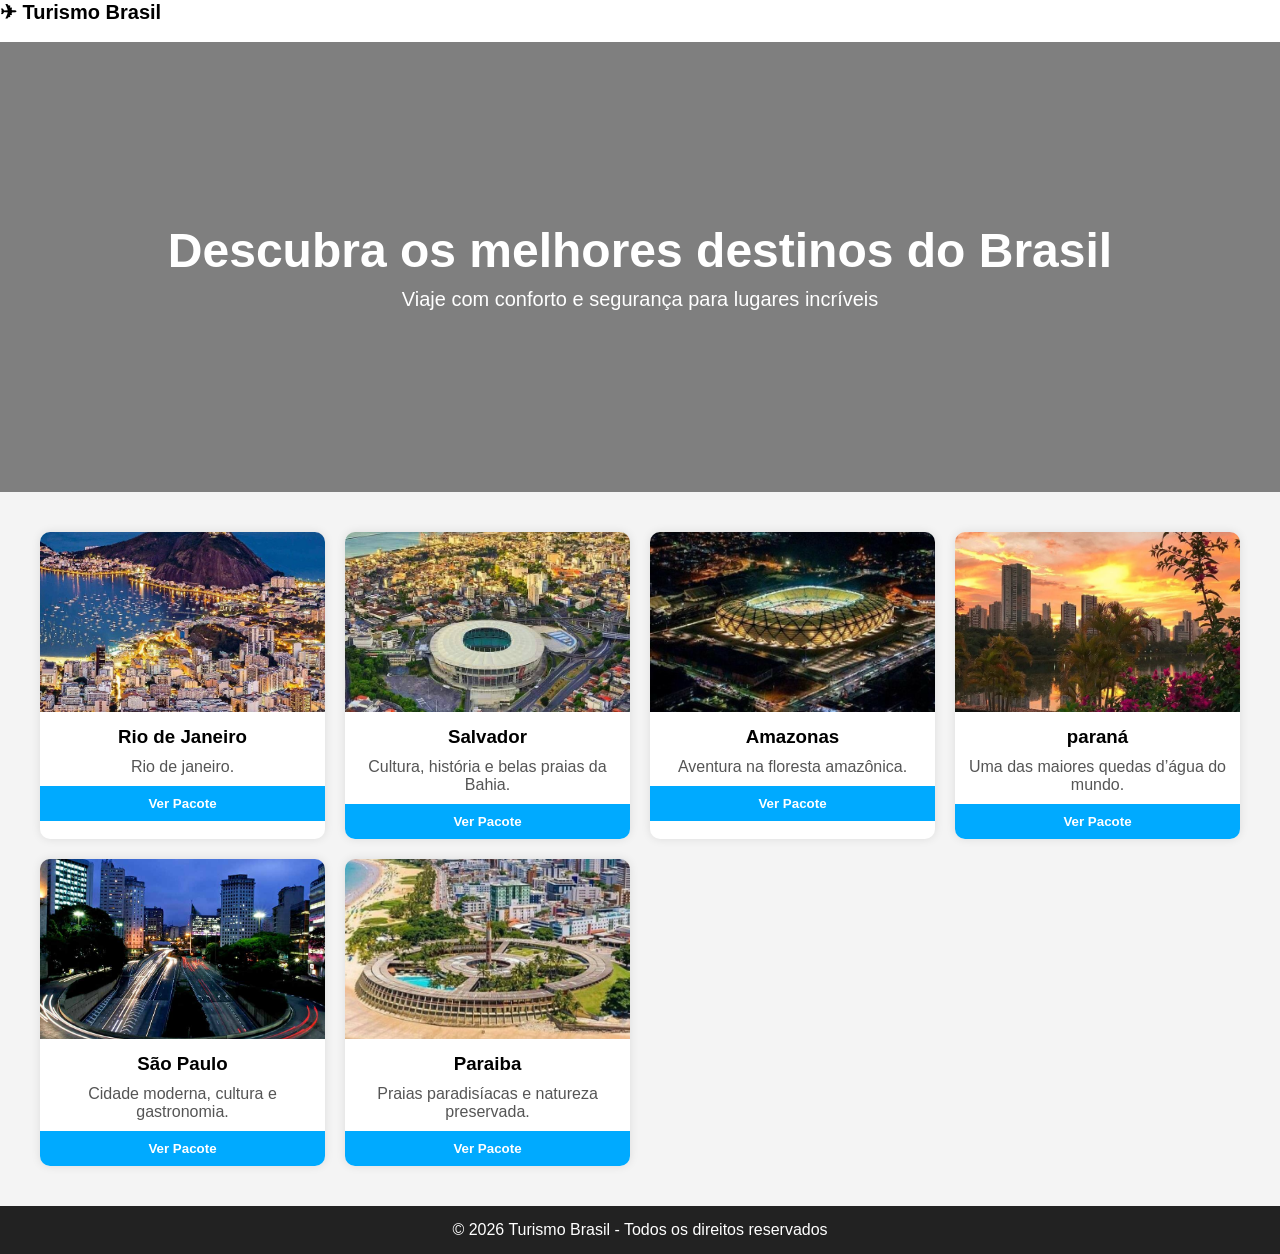
<file: destino.html>
<!DOCTYPE html>
<html lang="pt-br">
<head>
  <meta charset="UTF-8">
  <meta name="viewport" content="width=device-width, initial-scale=1.0">
  <title>Destinos - Agência de Turismo</title>
  <link rel="stylesheet" href="destino.css">
</head>
<body>


    <div class="logo">✈ Turismo Brasil</div>
    <nav>
      <ul>
        <li><a href="index.html">Home</a></li>
        <li><a href="#" class="active">Destinos</a></li>
        <li><a href="pacotes.html">Pacotes</a></li>
        <li><a href="reserva.html">Contato</a></li>
      </ul>
    </nav>
  </header>

  <!-- BANNER -->
  <section class="banner">
    <h1>Descubra os melhores destinos do Brasil</h1>
    <p>Viaje com conforto e segurança para lugares incríveis</p>
  </section>

  <!-- DESTINOS -->
  <section class="destinos">
    
    <div class="card">
      <img src="imagens/riodejaneiro.jpg" alt="Rio de Janeiro">
      <h3>Rio de Janeiro</h3>
      <p>Rio de janeiro.</p>
      <button>Ver Pacote</button>
    </div>

    <div class="card">
      <img src="imagens/salvador.jpg" alt="Salvador">
      <h3>Salvador</h3>
      <p>Cultura, história e belas praias da Bahia.</p>
      <button>Ver Pacote</button>
    </div>

    <div class="card">
      <img src="imagens/Meu-país-Manaus-❤__-Arena-da-Amazônia.jpg" alt="Amazonas">
      <h3>Amazonas</h3>
      <p>Aventura na floresta amazônica.</p>
      <button>Ver Pacote</button>
    </div>

    <div class="card">
      <img src="imagens/Londrina_-Paraná-_negociosbrasil-_negocios-_oportunidades-_londrina-_parana-Foto_-_cenali.jpg" alt="Foz do Iguaçu">
      <h3>paraná</h3>
      <p>Uma das maiores quedas d’água do mundo.</p>
      <button>Ver Pacote</button>
    </div>

    <div class="card">
      <img src="imagens/he.jpg" alt="São Paulo">
      <h3>São Paulo</h3>
      <p>Cidade moderna, cultura e gastronomia.</p>
      <button>Ver Pacote</button>
    </div>

    <div class="card">
      <img src="imagens/João Pessoa_Paraíba.jpg" alt="Paraiba ">
      <h3>Paraiba</h3>
      <p>Praias paradisíacas e natureza preservada.</p>
      <button>Ver Pacote</button>
    </div>

  </section>

  <!-- RODAPÉ -->
  <footer>
    <p>© 2026 Turismo Brasil - Todos os direitos reservados</p>
  </footer>

</body>
</html>
</file>
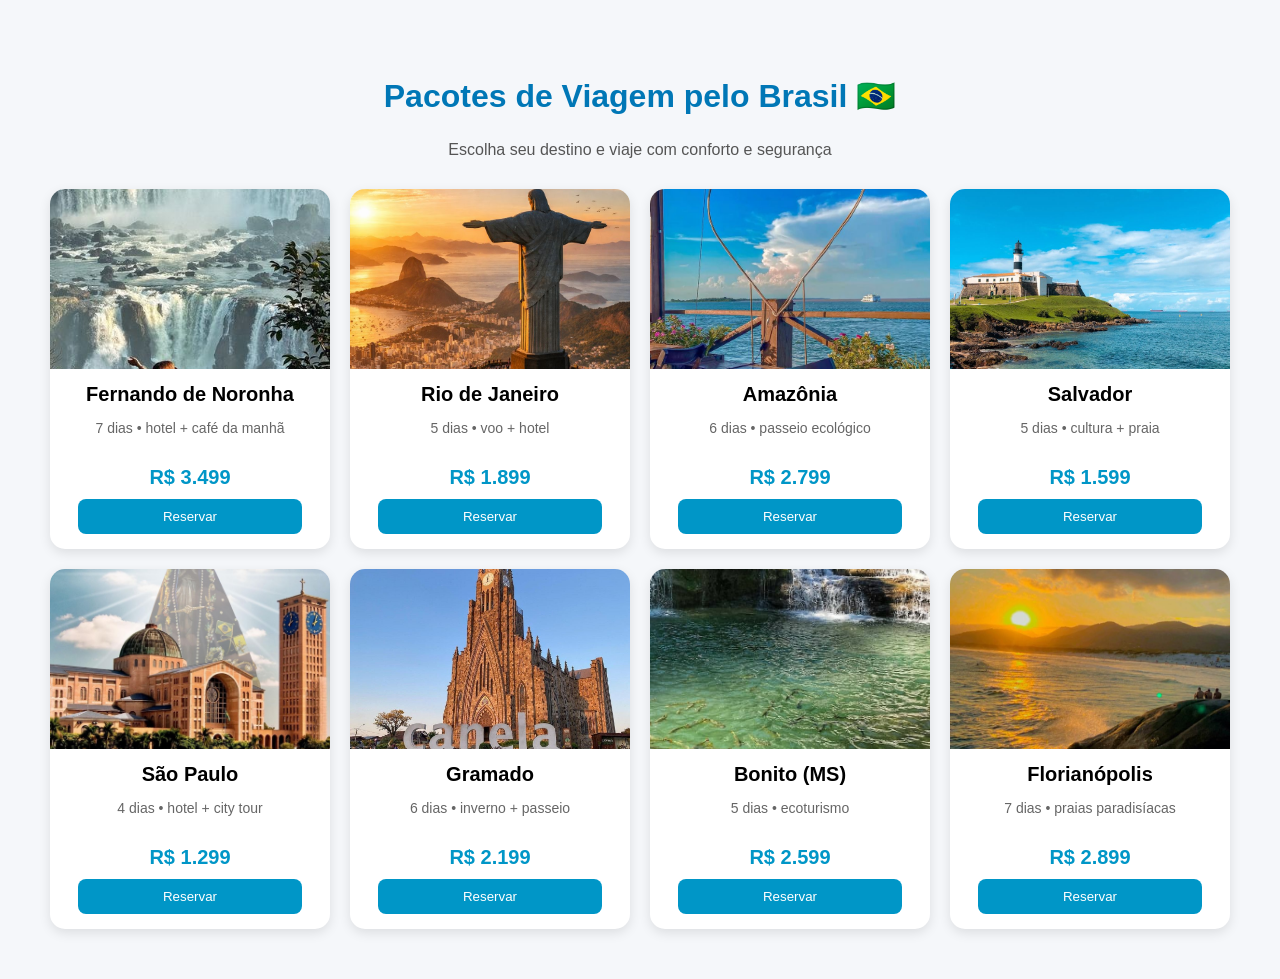
<file: pacotes.html>
<!DOCTYPE html>
<html lang="pt-br">
<head>
  <meta charset="UTF-8">
  <meta name="viewport" content="width=device-width, initial-scale=1.0">
  <title>Pacotes de Viagem Brasil</title>
  <link rel="stylesheet" href="pacotes.css">
</head>
<body>

<section class="pacotes">
  <h1>Pacotes de Viagem pelo Brasil 🇧🇷</h1>
  <p>Escolha seu destino e viaje com conforto e segurança</p>

  <div class="container-pacotes">

    <div class="card">
      <img src="imagens/igacu.jpg">
      <h2>Fernando de Noronha</h2>
      <p>7 dias • hotel + café da manhã</p>
      <span class="preco">R$ 3.499</span>
      <button>Reservar</button>
    </div>

    <div class="card">
      <img src="imagens/cristo.jpg">
      <h2>Rio de Janeiro</h2>
      <p>5 dias • voo + hotel</p>
      <span class="preco">R$ 1.899</span>
      <button>Reservar</button>
    </div>

    <div class="card">
      <img src="imagens/altor.jpg">
      <h2>Amazônia</h2>
      <p>6 dias • passeio ecológico</p>
      <span class="preco">R$ 2.799</span>
      <button>Reservar</button>
    </div>

    <div class="card">
      <img src="imagens/faroldabarra.jpg">
      <h2>Salvador</h2>
      <p>5 dias • cultura + praia</p>
      <span class="preco">R$ 1.599</span>
      <button>Reservar</button>
    </div>

    <div class="card">
      <img src="imagens/aparendita.jpg">
      <h2>São Paulo</h2>
      <p>4 dias • hotel + city tour</p>
      <span class="preco">R$ 1.299</span>
      <button>Reservar</button>
    </div>

    <div class="card">
      <img src="imagens/canela .jpg">
      <h2>Gramado</h2>
      <p>6 dias • inverno + passeio</p>
      <span class="preco">R$ 2.199</span>
      <button>Reservar</button>
    </div>

    <div class="card">
      <img src="imagens/bonito.jpg">
      <h2>Bonito (MS)</h2>
      <p>5 dias • ecoturismo</p>
      <span class="preco">R$ 2.599</span>
      <button>Reservar</button>
    </div>

    <div class="card">
      <img src="imagens/floni.jpg">
      <h2>Florianópolis</h2>
      <p>7 dias • praias paradisíacas</p>
      <span class="preco">R$ 2.899</span>
      <button>Reservar</button>
    </div>

  </div>
</section>

</body>
</html>
</file>
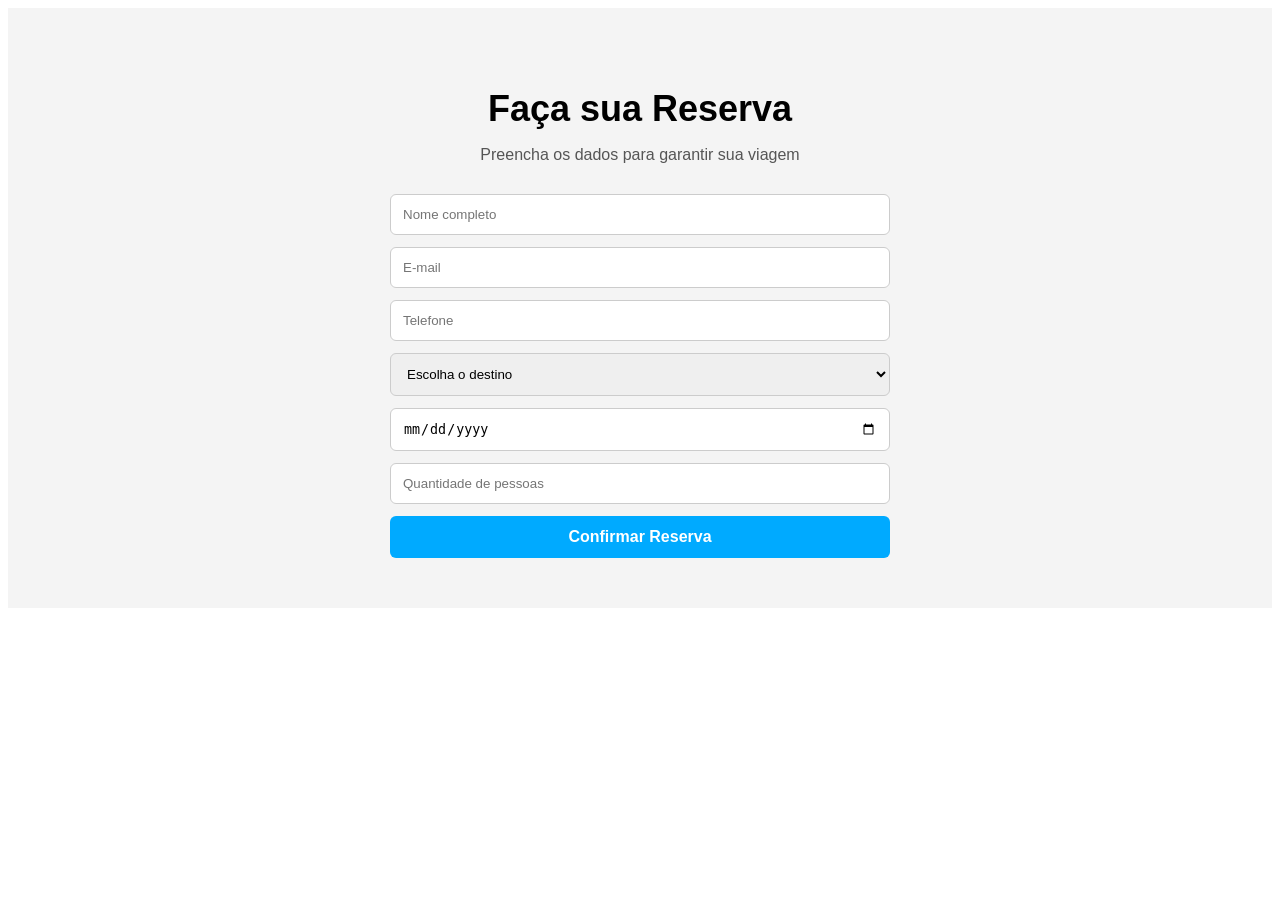
<file: reserva.html>
<!DOCTYPE html>
<html lang="pt-br">
<head>
  <meta charset="UTF-8">
  <meta name="viewport" content="width=device-width, initial-scale=1.0">
  <title>Destinos - Agência de Turismo</title>
  <link rel="stylesheet" href="reserva.css">
</head>


<section class="reserva">
  <h1>Faça sua Reserva</h1>
  <p>Preencha os dados para garantir sua viagem</p>

  <form>
    <input type="text" placeholder="Nome completo" required>
    <input type="email" placeholder="E-mail" required>
    <input type="tel" placeholder="Telefone" required>

    <select required>
      <option value="">Escolha o destino</option>
      <option>Rio de Janeiro</option>
      <option>Salvador</option>
      <option>Amazonas</option>
      <option>Foz do Iguaçu</option>
      <option>Fernando de Noronha</option>
    </select>

    <input type="date" required>

    <input type="number" placeholder="Quantidade de pessoas" min="1" required>

    <button type="submit">Confirmar Reserva</button>
  </form>
</section>
</file>
<file: destino.css>
* {
  margin: 0;
  padding: 0;
  box-sizing: border-box;
  font-family: Arial, sans-serif;
}

/* MENU */
header {
  background: #00aaff;
  color: white;
  display: flex;
  justify-content: space-between;
  align-items: center;
  padding: 15px 40px;
}

.logo {
  font-size: 20px;
  font-weight: bold;
}

nav ul {
  list-style: none;
  display: flex;
  gap: 20px;
}

nav ul li a {
  text-decoration: none;
  color: white;
  font-weight: bold;
}

nav ul li a.active {
  border-bottom: 2px solid white;
}

/* BANNER */
.banner {
  background: url'') no-repeat center;
  background-size: cover;
  color: white;
  text-align: center;
  padding: 100px 20px;
}

.banner h1 {
  font-size: 40px;
}

.banner p {
  font-size: 18px;
}.banner {
  position: relative;
  background: url('https://source.unsplash.com/1600x500/?travel,brazil,beach') no-repeat center;
  background-size: cover;
  height: 450px;
  display: flex;
  flex-direction: column;
  justify-content: center;
  align-items: center;
  text-align: center;
  color: white;
  padding: 20px;
}

/* ESCURECER A IMAGEM (DEIXA O TEXTO MAIS LEGÍVEL) */
.banner::before {
  content: "";
  position: absolute;
  top: 0;
  left: 0;
  width: 100%;
  height: 100%;
  background: rgba(0, 0, 0, 0.5);
}

/* TEXTO FICA ACIMA DO OVERLAY */
.banner h1,
.banner p {
  position: relative;
  z-index: 1;
}

.banner h1 {
  font-size: 48px;
  margin-bottom: 10px;
}

.banner p {
  font-size: 20px;
  max-width: 600px;
}

/* DESTINOS */
.destinos {
  display: grid;
  grid-template-columns: repeat(auto-fit, minmax(250px, 1fr));
  gap: 20px;
  padding: 40px;
  background: #f4f4f4;
}

.card {
  background: white;
  border-radius: 10px;
  overflow: hidden;
  box-shadow: 0 0 10px rgba(0,0,0,0.1);
  text-align: center;
}

.card img {
  width: 100%;
  height: 180px;
  object-fit: cover;
}

.card h3 {
  margin: 10px 0;
}

.card p {
  padding: 0 10px 10px;
  color: #555;
}

.card button {
  background: #00aaff;
  color: white;
  border: none;
  padding: 10px;
  width: 100%;
  cursor: pointer;
  font-weight: bold;
}

.card button:hover {
  background: #0088cc;
}

/* RODAPÉ */
footer {
  text-align: center;
  padding: 15px;
  background: #222;
  color: white;
}
</file>
<file: pacotes.css>
body {
  font-family: Arial, sans-serif;
  margin: 0;
  padding: 0;
  background: #f5f7fa;
}
.banner-pacotes {
  position: relative;
  background: url('https://source.unsplash.com/1600x500/?travel,airplane,vacation') no-repeat center;
  background-size: cover;
  height: 350px;
  display: flex;
  flex-direction: column;
  justify-content: center;
  align-items: center;
  text-align: center;
  color: white;
  padding: 20px;
  margin-top: 20px;
}

/* ESCURECER FUNDO */
.banner-pacotes::before {
  content: "";
  position: absolute;
  inset: 0;
  background: rgba(0,0,0,0.55);
}

/* TEXTO ACIMA DO FUNDO */
.banner-pacotes h1,
.banner-pacotes p {
  position: relative;
  z-index: 1;
}

.banner-pacotes h1 {
  font-size: 42px;
  margin-bottom: 10px;
}

.banner-pacotes p {
  font-size: 18px;
  max-width: 600px;
}
.pacotes {
  text-align: center;
  padding: 50px 20px;
}

.pacotes h1 {
  font-size: 32px;
  color: #0077b6;
}

.pacotes p {
  color: #555;
  margin-bottom: 30px;
}

.container-pacotes {
  display: flex;
  justify-content: center;
  gap: 20px;
  flex-wrap: wrap;
}

.card {
  background: white;
  width: 280px;
  border-radius: 15px;
  box-shadow: 0 4px 12px rgba(0,0,0,0.1);
  overflow: hidden;
  transition: 0.3s;
}

.card:hover {
  transform: translateY(-10px);
}

.card img {
  width: 100%;
  height: 180px;
  object-fit: cover;
}

.card h2 {
  font-size: 20px;
  margin: 10px 0;
}

.card p {
  color: #666;
  font-size: 14px;
}

.preco {
  display: block;
  font-size: 20px;
  color: #0096c7;
  font-weight: bold;
  margin: 10px 0;
}

button {
  background: #0096c7;
  color: white;
  border: none;
  padding: 10px;
  width: 80%;
  margin-bottom: 15px;
  border-radius: 8px;
  cursor: pointer;
}

button:hover {
  background: #0077b6;
}@media (max-width: 768px) {
  .container-pacotes {
    flex-direction: column;
    align-items: center;
  }

  .card {
    width: 90%;
  }
}
</file>
<file: reserva.css>
.reserva {  margin: 0;
  padding: 0;
  box-sizing: border-box;
  font-family: Arial, sans-serif;
  background: #f4f4f4;
  padding: 50px 20px;
  text-align: center;
}

.reserva h1 {
  font-size: 36px;
  margin-bottom: 10px;
}

.reserva p {
  margin-bottom: 30px;
  color: #555;
}

.reserva form {
  max-width: 500px;
  margin: auto;
  display: flex;
  flex-direction: column;
  gap: 12px;
}

.reserva input,
.reserva select {
  padding: 12px;
  border: 1px solid #ccc;
  border-radius: 6px;
  outline: none;
}

.reserva button {
  background: #00aaff;
  color: white;
  border: none;
  padding: 12px;
  font-size: 16px;
  cursor: pointer;
  border-radius: 6px;
  font-weight: bold;
}

.reserva button:hover {
  background: #0088cc;
}
</file>
